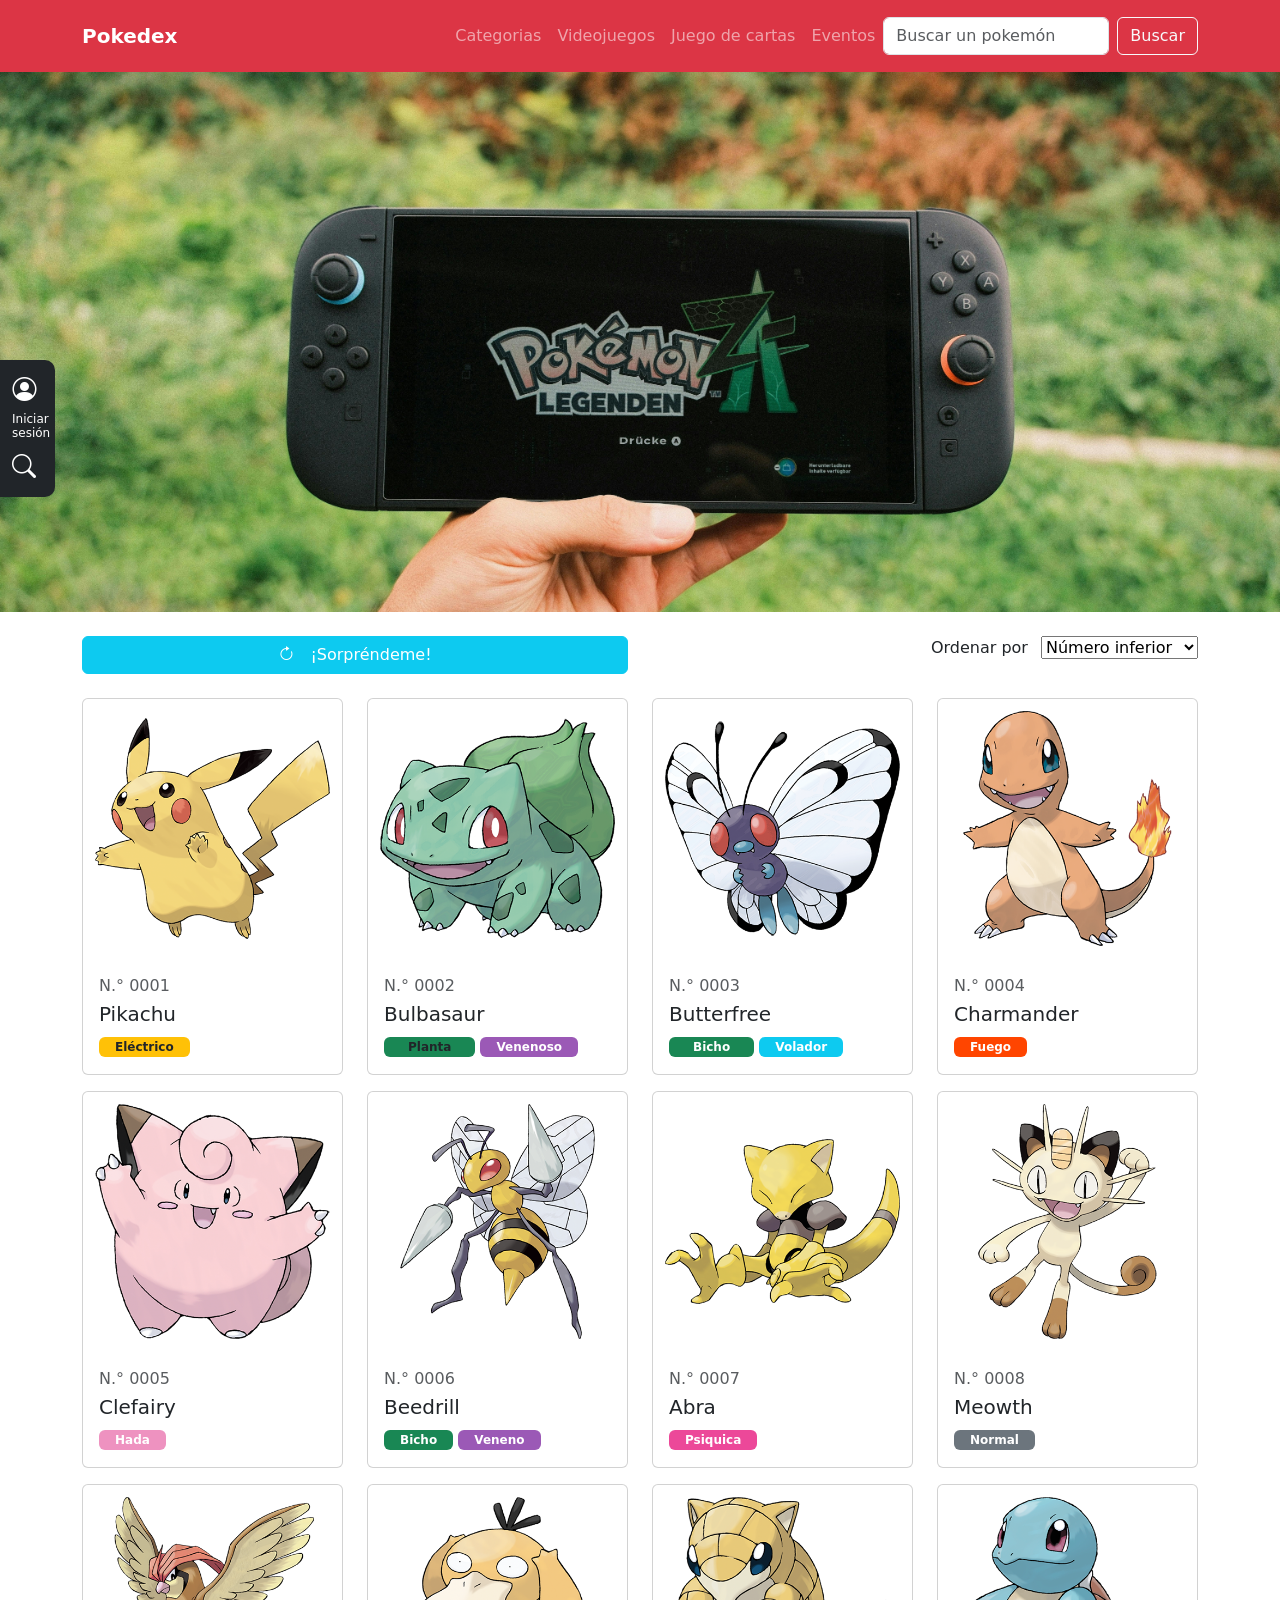
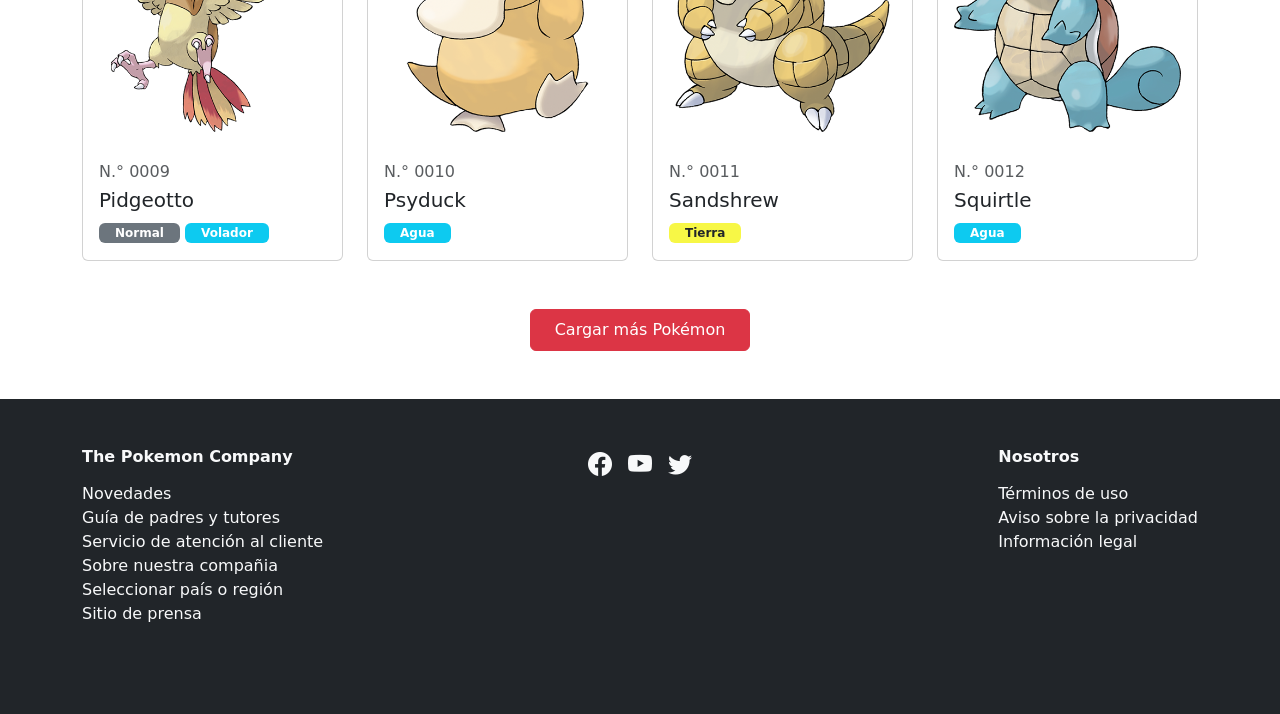
<file: index.html>
<!DOCTYPE html>
<html lang="es">
<head>
    <meta charset="UTF-8">
    <meta name="viewport" content="width=device-width, initial-scale=1.0">
    <meta name="description" content="Pokedex donde podes ver todos los Pokémon en una grilla y acceder al detalle de cada uno con sus características principales.">
    <meta name="author" content="Fátima Alfaro">
    <link href="https://cdn.jsdelivr.net/npm/bootstrap@5.3.8/dist/css/bootstrap.min.css" rel="stylesheet" integrity="sha384-sRIl4kxILFvY47J16cr9ZwB07vP4J8+LH7qKQnuqkuIAvNWLzeN8tE5YBujZqJLB" crossorigin="anonymous">
    <link rel="stylesheet" href="https://cdn.jsdelivr.net/npm/bootstrap-icons@1.13.1/font/bootstrap-icons.min.css">
    <link rel="stylesheet" href="./css/style.css">
    <title>Pokedex</title>
</head>
<body>
    <header>
       <nav class="navbar navbar-expand-lg navbar-dark bg-danger py-3">
        <div class="container">
          <a class="navbar-brand fw-bold" href="./index.html">Pokedex</a>

          <button
            class="navbar-toggler"
            type="button"
            data-bs-toggle="collapse"
            data-bs-target="#navbarSupportedContent"
            aria-controls="navbarSupportedContent"
            aria-expanded="false"
            aria-label="Toggle navigation"
          >
            <span class="navbar-toggler-icon"></span>
          </button>

          <div class="collapse navbar-collapse" id="navbarSupportedContent">
            <ul class="navbar-nav ms-auto mb-2 mb-lg-0">
              <li class="nav-item">
                <a class="nav-link" href="./pages/error404.html"
                  >Categorias</a
                >
              </li>

              <li class="nav-item">
                <a class="nav-link" href="./pages/error404.html"
                  >Videojuegos</a
                >
              </li>

              <li class="nav-item">
                <a class="nav-link" href="./pages/error404.html">Juego de cartas</a>
              </li>

              <li class="nav-item">
                <a class="nav-link" href="./pages/error404.html">Eventos</a>
              </li>
            </ul>

            <form class="d-flex" role="search">
              <input
                class="form-control me-2"
                type="search"
                placeholder="Buscar un pokemón"
                aria-label="Search"
              />

              <button class="btn btn-outline-light" type="submit">
                Buscar
              </button>
            </form>
          </div>
        </div>
      </nav>
    </header>
    <main>
      <section class="seccion-banner">
      <div class="banner">
        <img src="./img/banner.jpg" alt="banner principal">
      </div>
      <div class="pestania d-none d-md-block">
        <div>
          <i class="bi bi-person-circle"></i>
          <p class="mb-2">Iniciar sesión</p>
        </div>
        <div>
          <i class="bi bi-search"></i>
        </div>
      </div>
      </section>
      <section class="container">
        <div class="row my-4">
          <div class="col-sm-12 col-md-6 mb-3 mb-md-0">
            <button class="btn btn-info w-100 text-white"><i class="bi bi-arrow-clockwise me-3"></i>¡Sorpréndeme!</button>
          </div>
          <div class="col-sm-12 col-md-6 text-md-end">
            <label for="odenar" class="me-2">Ordenar por</label>
            <select id="ordenar">
              <option selected>Número inferior</option>
              <option>Número superior</option>
              <option>Nombre A-Z</option>
              <option>Nombre Z-A</option>
            </select>
          </div>
        </div>
      </section>
      <section class="container">
        <div class="row row-gap-3">
           <div class="col-12 col-md-6 col-lg-3">
            <div class="card h-100">
              <img src="./img/pikachu.png" class="card-img-top" alt="Personaje pikachu">
              <div class="card-body">
                <p class="text-muted mb-1">N.° 0001</p>
                <h5 class="card-title">Pikachu</h5>
                <span class="badge bg-warning text-dark px-3">Eléctrico</span>
              </div>
            </div>
          </div>
           <div class="col-12 col-md-6 col-lg-3">
            <div class="card h-100">
               <a href="./pages/detalle.html" class="text-decoration-none text-dark">
              <img src="./img/bulbasaur.png" class="card-img-top" alt="Personaje bulbasaur">
              <div class="card-body">
                <p class="text-muted mb-1">N.° 0002</p>
                <h5 class="card-title mt-1">Bulbasaur</h5>
                <span class="badge bg-success text-dark px-4">Planta</span>
                <span class="badge bg-purple text-white px-3">Venenoso</span>
              </div>
               </a>
            </div>
          </div>
          <div class="col-12 col-md-6 col-lg-3">
            <div class="card h-100">
              <img src="./img/butterfree.png" class="card-img-top" alt="Personaje butterfree">
              <div class="card-body">
                <p class="text-muted mb-1">N.° 0003</p>
                <h5 class="card-title">Butterfree</h5>
                <span class="badge bg-success px-4 text-white">Bicho</span>
                <span class="badge bg-info text-white px-3">Volador</span>
              </div>
            </div>
          </div>
          <div class="col-12 col-md-6 col-lg-3">
            <div class="card h-100">
              <img src="./img/charmander.png" class="card-img-top" alt="Personaje charmander">
              <div class="card-body">
                <p class="text-muted mb-1">N.° 0004</p>
                <h5 class="card-title">Charmander</h5>
                <span class="badge bg-naranja text-white px-3">Fuego</span>
              </div>
            </div>
          </div>
          <div class="col-12 col-md-6 col-lg-3">
            <div class="card h-100">
              <img src="./img/clefairy.png" class="card-img-top" alt="Personaje clefairy">
              <div class="card-body">
                <p class="text-muted mb-1">N.° 0005</p>
                <h5 class="card-title">Clefairy</h5>
                <span class="badge bg-pink text-white px-3">Hada</span>
              </div>
            </div>
          </div>
          

          <div class="col-12 col-md-6 col-lg-3">
            <div class="card h-100">
              <img src="./img/beedrill.png" class="card-img-top" alt="Personaje beedrill">
              <div class="card-body">
                <p class="text-muted mb-1">N.° 0006</p>
                <h5 class="card-title">Beedrill</h5>
                <span class="badge bg-success text-white px-3">Bicho</span>
                <span class="badge bg-purple text-white px-3">Veneno</span>
              </div>
            </div>
          </div>
          <div class="col-12 col-md-6 col-lg-3">
            <div class="card h-100">
              <img src="./img/abra.png" class="card-img-top" alt="Personaje abra">
              <div class="card-body">
                <p class="text-muted mb-1">N.° 0007</p>
                <h5 class="card-title">Abra</h5>
                <span class="badge bg-fucsia text-white px-3">Psiquica</span>
              </div>
            </div>
          </div>
          <div class="col-12 col-md-6 col-lg-3">
            <div class="card h-100">
              <img src="./img/meowth.png" class="card-img-top" alt="Personaje meowth">
              <div class="card-body">
                <p class="text-muted mb-1">N.° 0008</p>
                <h5 class="card-title">Meowth</h5>
                <span class="badge bg-secondary text-white px-3">Normal</span>
              </div>
            </div>
          </div>
          <div class="col-12 col-md-6 col-lg-3">
            <div class="card h-100">
              <img src="./img/pidgeotto.png" class="card-img-top" alt="Personaje pidgeotto">
              <div class="card-body">
                <p class="text-muted mb-1">N.° 0009</p>
                <h5 class="card-title">Pidgeotto</h5>
                <span class="badge bg-secondary text-white px-3">Normal</span>
                <span class="badge bg-info text-white px-3">Volador</span>
              </div>
            </div>
          </div>
          <div class="col-12 col-md-6 col-lg-3">
            <div class="card h-100">
              <img src="./img/psyduck.png" class="card-img-top" alt="Personaje psyduck">
              <div class="card-body">
                <p class="text-muted mb-1">N.° 0010</p>
                <h5 class="card-title">Psyduck</h5>
                <span class="badge bg-info text-white px-3">Agua</span>
              </div>
            </div>
          </div>
          <div class="col-12 col-md-6 col-lg-3">
            <div class="card h-100">
              <img src="./img/sandshrew.png" class="card-img-top" alt="Personaje sandshrew">
              <div class="card-body">
                <p class="text-muted mb-1">N.° 0011</p>
                <h5 class="card-title">Sandshrew</h5>
                <span class="badge bg-yellow text-dark px-3">Tierra</span>
              </div>
            </div>
          </div>
          <div class="col-12 col-md-6 col-lg-3">
            <div class="card h-100">
              <img src="./img/squirtle.png" class="card-img-top" alt="Personaje squirtle">
              <div class="card-body">
                <p class="text-muted mb-1">N.° 0012</p>
                <h5 class="card-title">Squirtle</h5>
                <span class="badge bg-info text-white px-3">Agua</span>
              </div>
            </div>
          </div>
        
        </div>
        <div class="d-flex justify-content-center my-5">
          <button class="btn btn-danger px-4 py-2">Cargar más Pokémon</button>
        </div>

      </section>
        
    </main>
    <footer class="bg-dark text-light py-5">
      <div class="container">
        <div class="row text-center text-md-start">
          <div class="col-sm-12 col-md-6 col-lg-4 mb-4">
            <h6 class="fw-bold">The Pokemon Company</h6>
            <ul class="list-unstyled mt-3">
              <li>Novedades</li>
              <li>Guía de padres y tutores</li>
              <li>Servicio de atención al cliente</li>
              <li>Sobre nuestra compañia</li>
              <li>Seleccionar país o región</li>
              <li>Sitio de prensa</li>
            </ul>
          </div>
          <div class="col-sm-12 col-md-6 col-lg-4 mb-4">
            <div class="d-flex justify-content-center justify-content-md-start justify-content-lg-center  gap-3">
              <i class="bi bi-facebook fs-4"></i>
              <i class="bi bi-youtube fs-4"></i>
              <i class="bi bi-twitter fs-4"></i>
            </div>

          </div>
          <div class="col-sm-12 col-md-6 col-lg-4 d-flex justify-content-center justify-content-md-end">
            <div>
            <h6 class="fw-bold">Nosotros</h6>
            <ul class="list-unstyled mt-3">
              <li>Términos de uso</li>
              <li>Aviso sobre la privacidad</li>
              <li>Información legal</li>
            </ul>
            </div>
          </div>
        </div>
      </div>
    </footer>
    <script src="https://cdn.jsdelivr.net/npm/bootstrap@5.3.8/dist/js/bootstrap.bundle.min.js" integrity="sha384-FKyoEForCGlyvwx9Hj09JcYn3nv7wiPVlz7YYwJrWVcXK/BmnVDxM+D2scQbITxI" crossorigin="anonymous"></script>
</body>
</html>
</file>
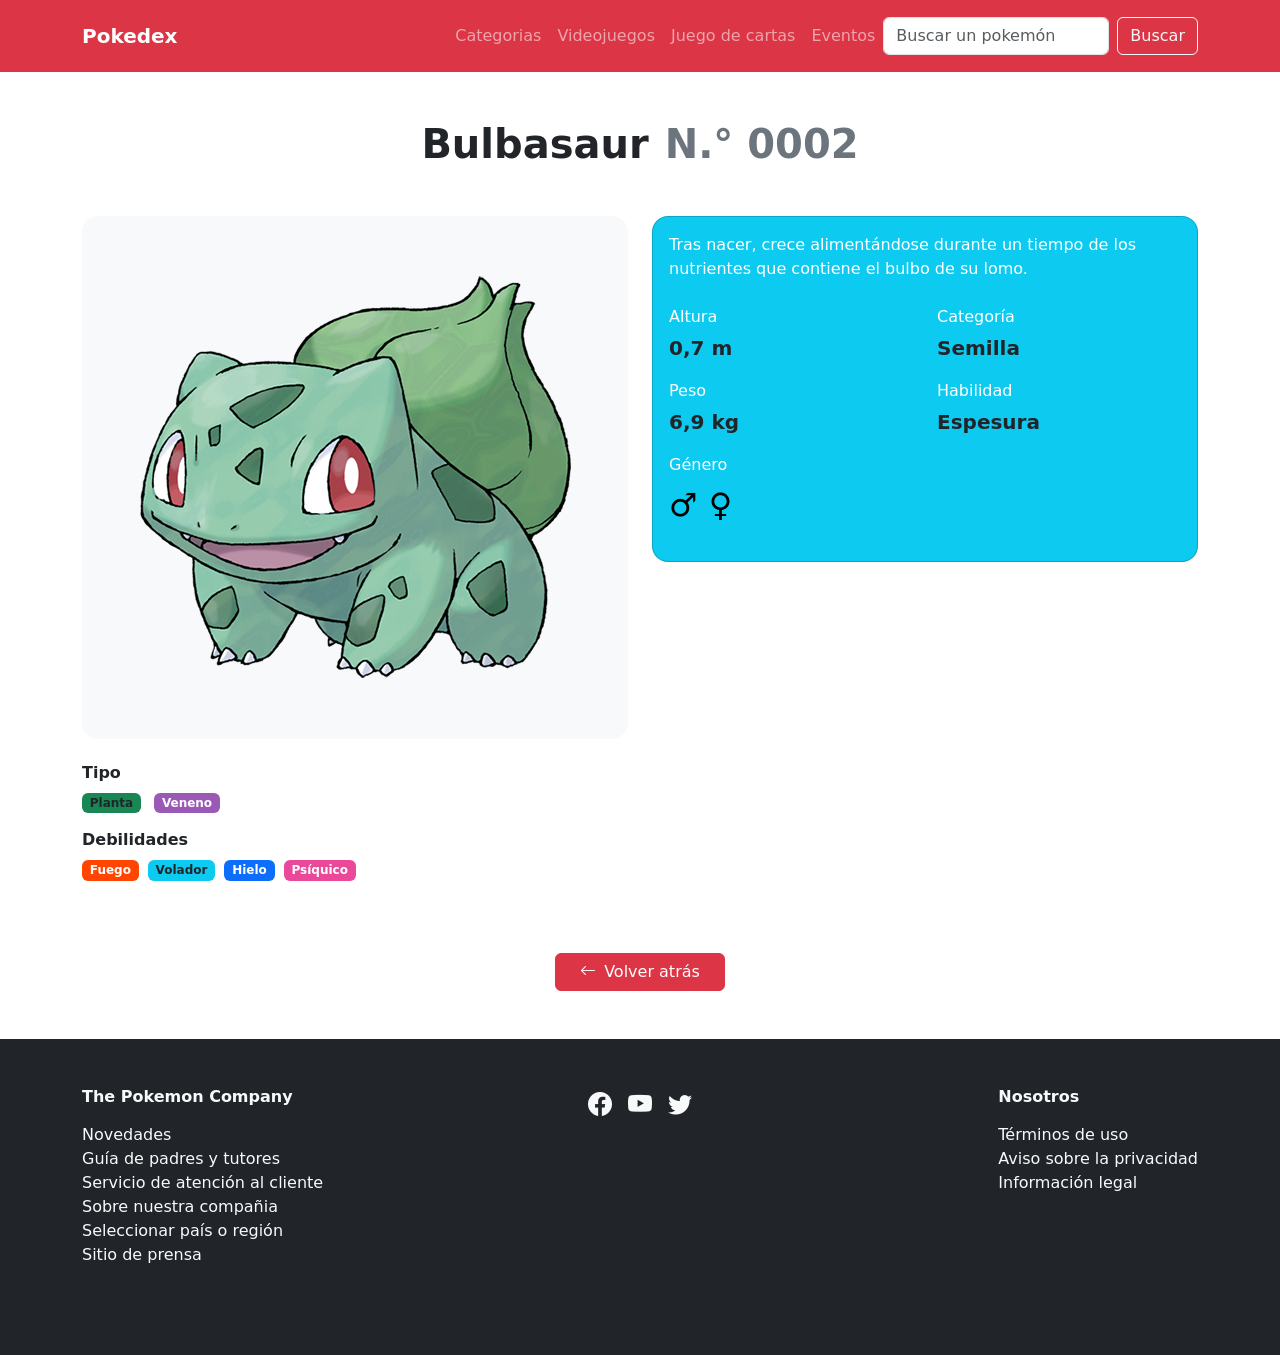
<file: pages/detalle.html>
<!DOCTYPE html>
<html lang="es">
<head>
    <meta charset="UTF-8">
    <meta name="viewport" content="width=device-width, initial-scale=1.0">
    <meta name="description" content="Pokedex donde podes ver todos los Pokémon en una grilla y acceder al detalle de cada uno con sus características principales.">
    <meta name="author" content="Fátima Alfaro">
    <link href="https://cdn.jsdelivr.net/npm/bootstrap@5.3.8/dist/css/bootstrap.min.css" rel="stylesheet" integrity="sha384-sRIl4kxILFvY47J16cr9ZwB07vP4J8+LH7qKQnuqkuIAvNWLzeN8tE5YBujZqJLB" crossorigin="anonymous">
    <link rel="stylesheet" href="https://cdn.jsdelivr.net/npm/bootstrap-icons@1.13.1/font/bootstrap-icons.min.css">
    <link rel="stylesheet" href="../css/style.css">
    <title>Pokedex</title>
</head>
<body>
    <header>
       <nav class="navbar navbar-expand-lg navbar-dark bg-danger py-3">
        <div class="container">
          <a class="navbar-brand fw-bold" href="../index.html">Pokedex</a>

          <button
            class="navbar-toggler"
            type="button"
            data-bs-toggle="collapse"
            data-bs-target="#navbarSupportedContent"
            aria-controls="navbarSupportedContent"
            aria-expanded="false"
            aria-label="Toggle navigation"
          >
            <span class="navbar-toggler-icon"></span>
          </button>

          <div class="collapse navbar-collapse" id="navbarSupportedContent">
            <ul class="navbar-nav ms-auto mb-2 mb-lg-0">
              <li class="nav-item">
                <a class="nav-link" href="./error404.html"
                  >Categorias</a
                >
              </li>

              <li class="nav-item">
                <a class="nav-link" href="./error404.html"
                  >Videojuegos</a
                >
              </li>

              <li class="nav-item">
                <a class="nav-link" href="./error404.html">Juego de cartas</a>
              </li>

              <li class="nav-item">
                <a class="nav-link" href="./error404.html">Eventos</a>
              </li>
            </ul>

            <form class="d-flex" role="search">
              <input
                class="form-control me-2"
                type="search"
                placeholder="Buscar un pokemón"
                aria-label="Search"
              />

              <button class="btn btn-outline-light" type="submit">
                Buscar
              </button>
            </form>
          </div>
        </div>
      </nav>
    </header>

    <main>
        <div class="container my-5">
            <h1 class="text-center fw-bold mb-5">Bulbasaur<span class="text-secondary ms-3">N.° 0002</span></h1>
        
        <div class="row align-items-start">
            <div class="col-md-6 text-center mb-4">
                <div class="bg-light rounded-4 p-4">
                    <img src="../img/bulbasaur.png" alt="Detalles de Bulbasaur" class="img-fluid">
                </div>
            
            <div class="mt-4 text-start">
                <h6 class="fw-bold">Tipo</h6>
                <span class="badge bg-success text-dark me-2">Planta</span>
                <span class="badge bg-purple">Veneno</span>
            </div>
            <div class="mt-3 text-start">
                <h6 class="fw-bold">Debilidades</h6>
                <span class="badge bg-naranja me-1" >Fuego</span>
                <span class="badge bg-info text-dark me-1" >Volador</span>
                <span class="badge bg-primary me-1" >Hielo</span>
                <span class="badge bg-fucsia" >Psíquico</span>
            </div>
            </div>
            <div class="col-md-6">
                <div class="card text-white bg-info rounded-4">
                    <div class="card-body">
                        <p class="card-text">Tras nacer, crece alimentándose durante un tiempo de los nutrientes que contiene el bulbo de su lomo.</p>
                        <div class="row mt-4">
                            <div class="col-6">
                                <p class="mb-1">Altura</p><p><strong class="text-dark fs-5">0,7 m</strong></p>
                                <p class="mb-1">Peso</p><p><strong class="text-dark fs-5">6,9 kg</strong></p>
                                <p class="mb-1">Género</p><p class="fs-2 fw-bold text-black">&#9794; &#9792;</strong></p>
                            </div>
                            <div class="col-6">
                                <p class="mb-1">Categoría</p><p><strong class="text-dark fs-5">Semilla</strong></p>
                                <p class="mb-1">Habilidad</p><p><strong class="text-dark fs-5">Espesura</strong></p>
                            </div>
                        </div>
                    </div>
                </div>
            </div>

        </div>
        <div class="text-center mt-5">
          <a href="../index.html">
          <button class="btn btn-danger px-4">
            <i class="bi bi-arrow-left me-2"></i>Volver atrás
          </button></a>
        </div>
    </div>
</main>

    <footer class="bg-dark text-light py-5">
      <div class="container">
        <div class="row text-center text-md-start">
          <div class="col-sm-12 col-md-6 col-lg-4 mb-4">
            <h6 class="fw-bold">The Pokemon Company</h6>
            <ul class="list-unstyled mt-3">
              <li>Novedades</li>
              <li>Guía de padres y tutores</li>
              <li>Servicio de atención al cliente</li>
              <li>Sobre nuestra compañia</li>
              <li>Seleccionar país o región</li>
              <li>Sitio de prensa</li>
            </ul>
          </div>
          <div class="col-sm-12 col-md-6 col-lg-4 mb-4">
            <div class="d-flex justify-content-center justify-content-md-start justify-content-lg-center  gap-3">
              <i class="bi bi-facebook fs-4"></i>
              <i class="bi bi-youtube fs-4"></i>
              <i class="bi bi-twitter fs-4"></i>
            </div>

          </div>
          <div class="col-sm-12 col-md-6 col-lg-4 d-flex justify-content-center justify-content-md-end">
            <div>
            <h6 class="fw-bold">Nosotros</h6>
            <ul class="list-unstyled mt-3">
              <li>Términos de uso</li>
              <li>Aviso sobre la privacidad</li>
              <li>Información legal</li>
            </ul>
            </div>
          </div>
        </div>
      </div>
    </footer>
    <script src="https://cdn.jsdelivr.net/npm/bootstrap@5.3.8/dist/js/bootstrap.bundle.min.js" integrity="sha384-FKyoEForCGlyvwx9Hj09JcYn3nv7wiPVlz7YYwJrWVcXK/BmnVDxM+D2scQbITxI" crossorigin="anonymous"></script>
</body>
</html>
</file>
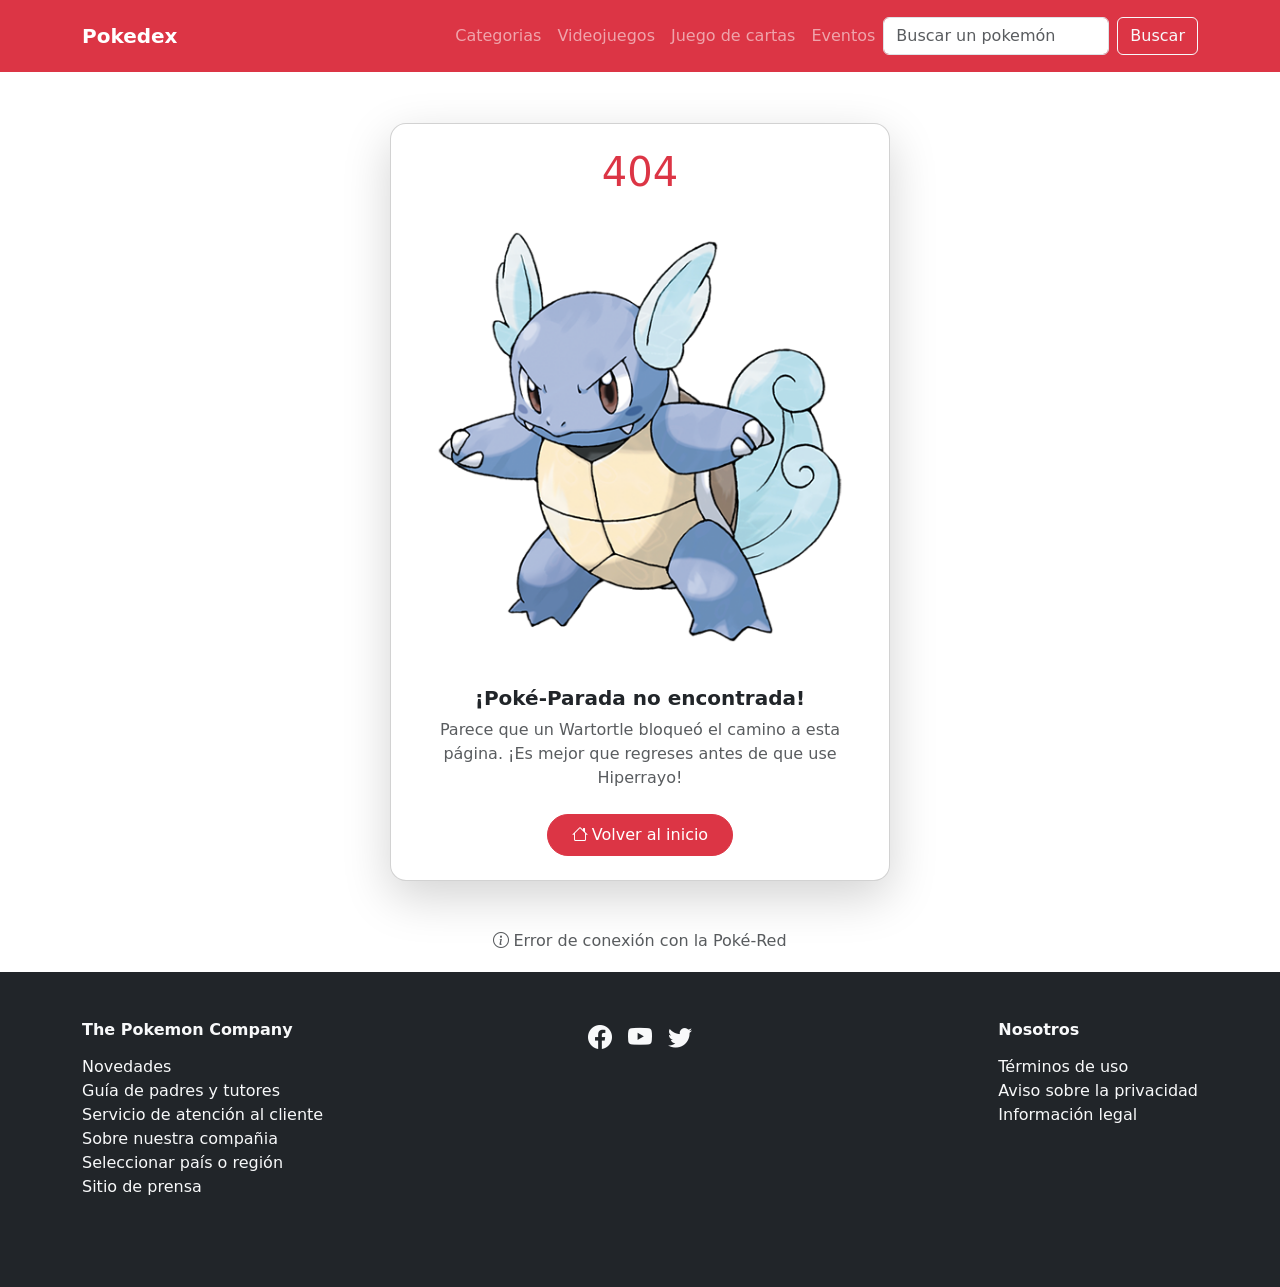
<file: pages/error404.html>
<!DOCTYPE html>
<html lang="es">
<head>
    <meta charset="UTF-8">
    <meta name="viewport" content="width=device-width, initial-scale=1.0">
    <meta name="description" content="Pokedex donde podes ver todos los Pokémon en una grilla y acceder al detalle de cada uno con sus características principales.">
    <meta name="author" content="Fátima Alfaro">
    <link href="https://cdn.jsdelivr.net/npm/bootstrap@5.3.8/dist/css/bootstrap.min.css" rel="stylesheet" integrity="sha384-sRIl4kxILFvY47J16cr9ZwB07vP4J8+LH7qKQnuqkuIAvNWLzeN8tE5YBujZqJLB" crossorigin="anonymous">
    <link rel="stylesheet" href="https://cdn.jsdelivr.net/npm/bootstrap-icons@1.13.1/font/bootstrap-icons.min.css">
    <link rel="stylesheet" href="../css/style.css">
    <title>Pokedex</title>
</head>
<body>
    <header>
       <nav class="navbar navbar-expand-lg navbar-dark bg-danger py-3">
        <div class="container">
          <a class="navbar-brand fw-bold" href="../index.html">Pokedex</a>

          <button
            class="navbar-toggler"
            type="button"
            data-bs-toggle="collapse"
            data-bs-target="#navbarSupportedContent"
            aria-controls="navbarSupportedContent"
            aria-expanded="false"
            aria-label="Toggle navigation"
          >
            <span class="navbar-toggler-icon"></span>
          </button>

          <div class="collapse navbar-collapse" id="navbarSupportedContent">
            <ul class="navbar-nav ms-auto mb-2 mb-lg-0">
              <li class="nav-item">
                <a class="nav-link" href="./error404.html"
                  >Categorias</a
                >
              </li>

              <li class="nav-item">
                <a class="nav-link" href="./error404.html"
                  >Videojuegos</a
                >
              </li>

              <li class="nav-item">
                <a class="nav-link" href="./error404.html">Juego de cartas</a>
              </li>

              <li class="nav-item">
                <a class="nav-link" href="./error404.html">Eventos</a>
              </li>
            </ul>

            <form class="d-flex" role="search">
              <input
                class="form-control me-2"
                type="search"
                placeholder="Buscar un pokemón"
                aria-label="Search"
              />

              <button class="btn btn-outline-light" type="submit">
                Buscar
              </button>
            </form>
          </div>
        </div>
      </nav>
    </header>

    <main>
        <div class="container min-vh-100 d-flex flex-column justify-content-center align-items-center">
            <div class="card shadow-lg p-4 rounded-4 text-center my-5 card-width">
                <h1 class="text-danger fw-light mb-3">404</h1>
                <img src="../img/wartortle.png" class="img-fluid mx-auto mb-4" alt="Wartortle bloqueando el camino">
                <h5 class="fw-bold mb-2">¡Poké-Parada no encontrada!</h5>
                <p class="text-muted mb-4"> Parece que un Wartortle bloqueó el camino a esta página. ¡Es mejor que regreses antes de que use Hiperrayo!</p>
                <div class="d-flex justify-content-center">
                    <a href="../index.html" class="btn btn-danger px-4 py-2 rounded-5"><i class="bi bi-house me-1"></i>Volver al inicio</a>
                </div>               
            </div>
            <div>
            <p class="text-center text-muted"><i class="bi bi-info-circle me-1"></i>Error de conexión con la Poké-Red</p>
            </div>
        </div>
    
    </main>
    


    <footer class="bg-dark text-light py-5">
      <div class="container">
        <div class="row text-center text-md-start">
          <div class="col-sm-12 col-md-6 col-lg-4 mb-4">
            <h6 class="fw-bold">The Pokemon Company</h6>
            <ul class="list-unstyled mt-3">
              <li>Novedades</li>
              <li>Guía de padres y tutores</li>
              <li>Servicio de atención al cliente</li>
              <li>Sobre nuestra compañia</li>
              <li>Seleccionar país o región</li>
              <li>Sitio de prensa</li>
            </ul>
          </div>
          <div class="col-sm-12 col-md-6 col-lg-4 mb-4">
            <div class="d-flex justify-content-center justify-content-md-start justify-content-lg-center  gap-3">
              <i class="bi bi-facebook fs-4"></i>
              <i class="bi bi-youtube fs-4"></i>
              <i class="bi bi-twitter fs-4"></i>
            </div>

          </div>
          <div class="col-sm-12 col-md-6 col-lg-4 d-flex justify-content-center justify-content-md-end">
            <div>
            <h6 class="fw-bold">Nosotros</h6>
            <ul class="list-unstyled mt-3">
              <li>Términos de uso</li>
              <li>Aviso sobre la privacidad</li>
              <li>Información legal</li>
            </ul>
            </div>
          </div>
        </div>
      </div>
    </footer>
    <script src="https://cdn.jsdelivr.net/npm/bootstrap@5.3.8/dist/js/bootstrap.bundle.min.js" integrity="sha384-FKyoEForCGlyvwx9Hj09JcYn3nv7wiPVlz7YYwJrWVcXK/BmnVDxM+D2scQbITxI" crossorigin="anonymous"></script>
</body>
</html>
</file>
<file: css/style.css>
body{
    min-height: 100vh;
    display: flex;
    flex-direction: column;
}

main{
    flex-grow: 1;
}

.seccion-banner{
    position: relative;
}

.banner{
    height: 60vh;
}

.banner img{
    width: 100%;
    height: 100%;
    object-fit: cover;
    object-position: center 30%;
}

.pestania{
    position: fixed;
    left: 0;
    top: 40%;
    width: 55px;
    background-color: #212529;
    color: white;
    padding: 12px;
    border-radius: 0px 10px 10px 0px;
}

.pestania i{
    font-size: 24px;
}

.pestania p{
    font-size: 12px;
    line-height: 1.2;
    margin: 4px 0 0 0;
}

.bg-purple {
    background-color: #9b59b6;
  }

.bg-naranja {
    background-color: orangered;
  }


.bg-pink {
    background-color: #ee92c0;
  }

.bg-fucsia {
    background-color: #ec4899;
  }

.bg-yellow{
    background-color: rgb(247, 247, 70);
}

.card-width{
    max-width: 500px;
}
</file>
